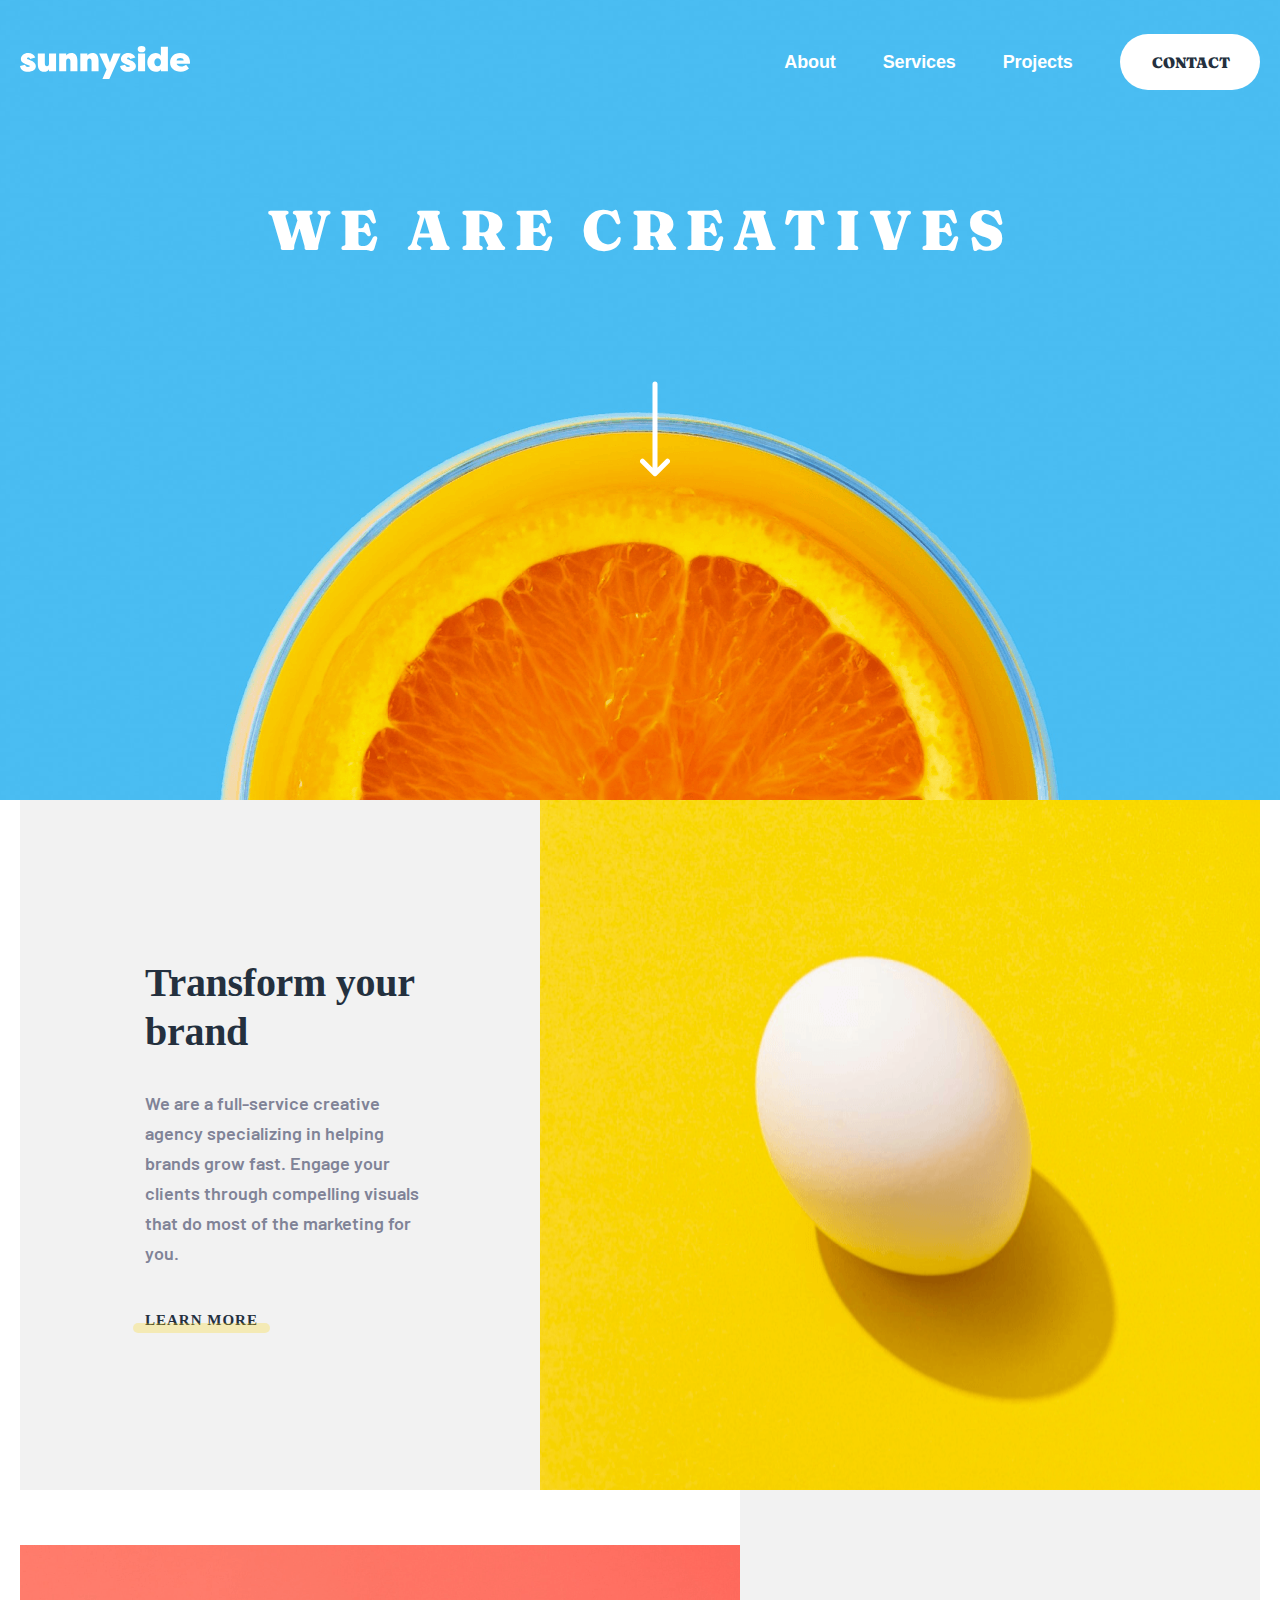
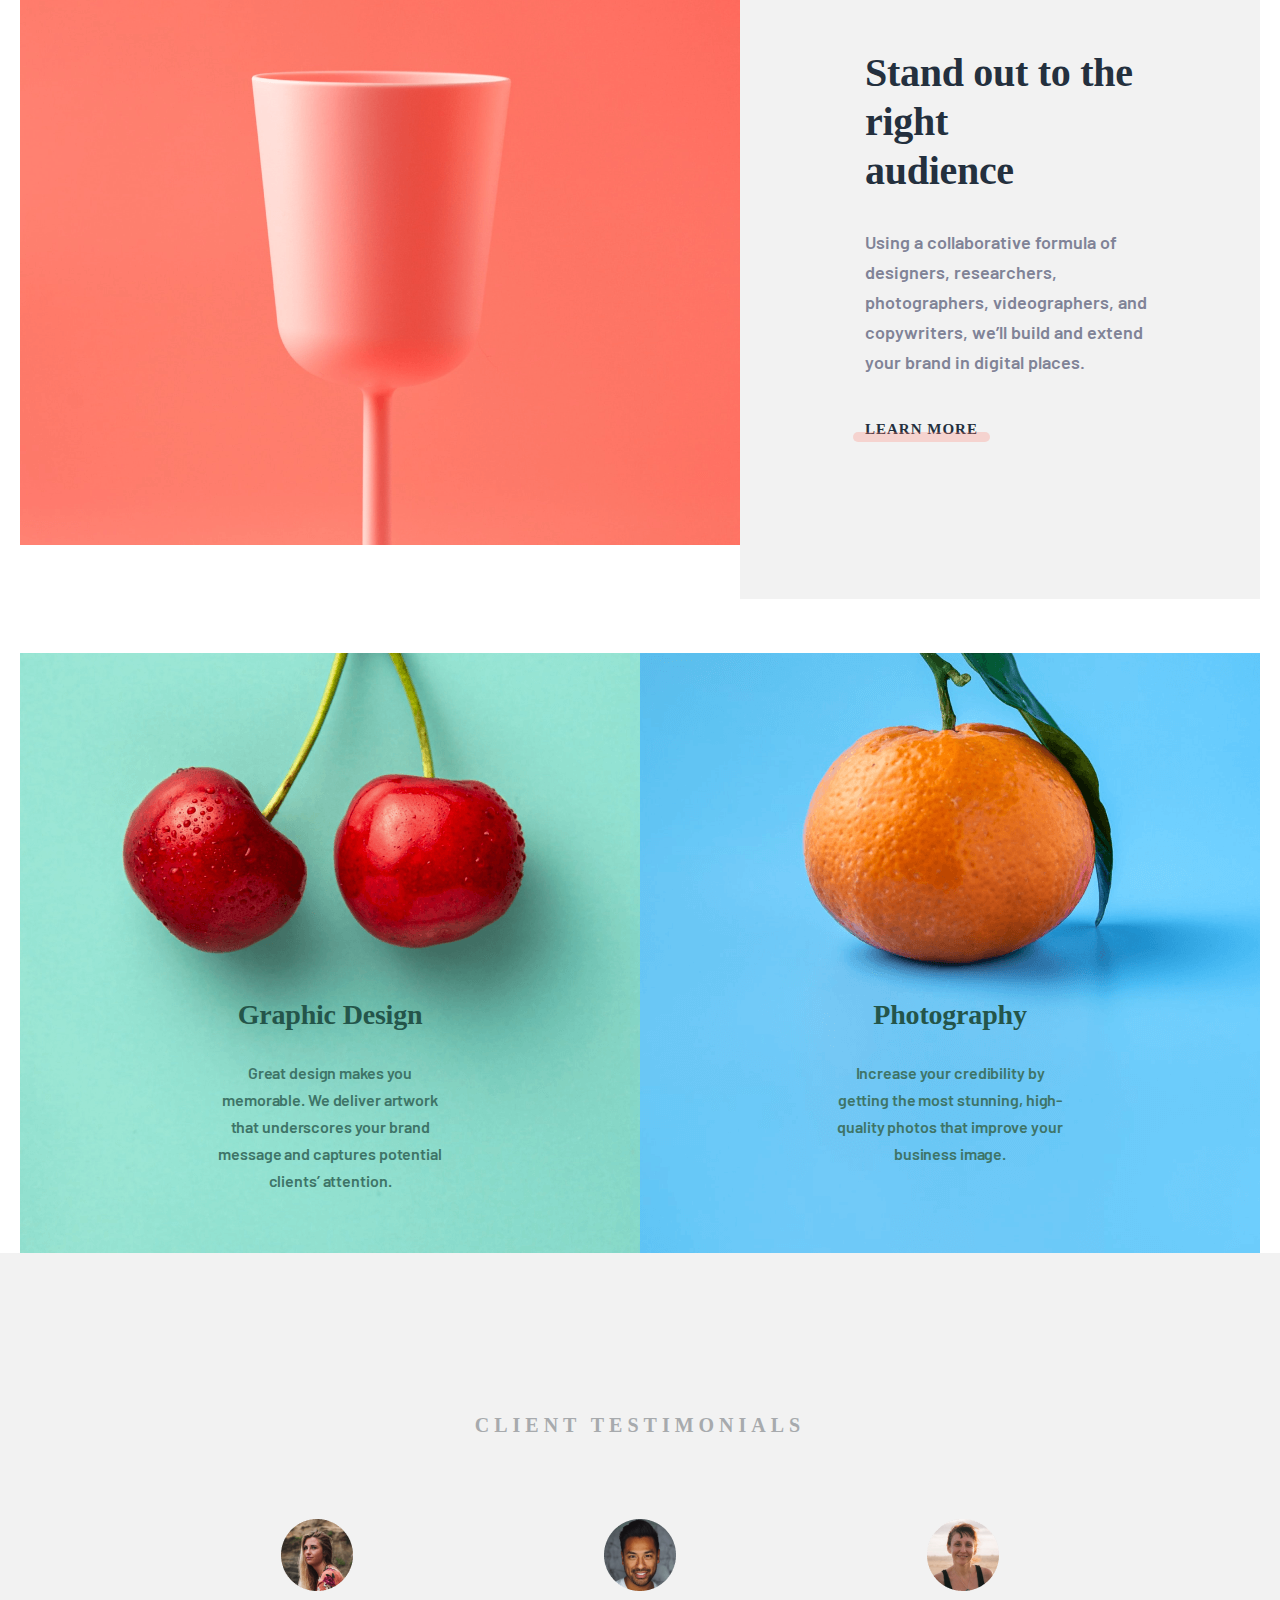
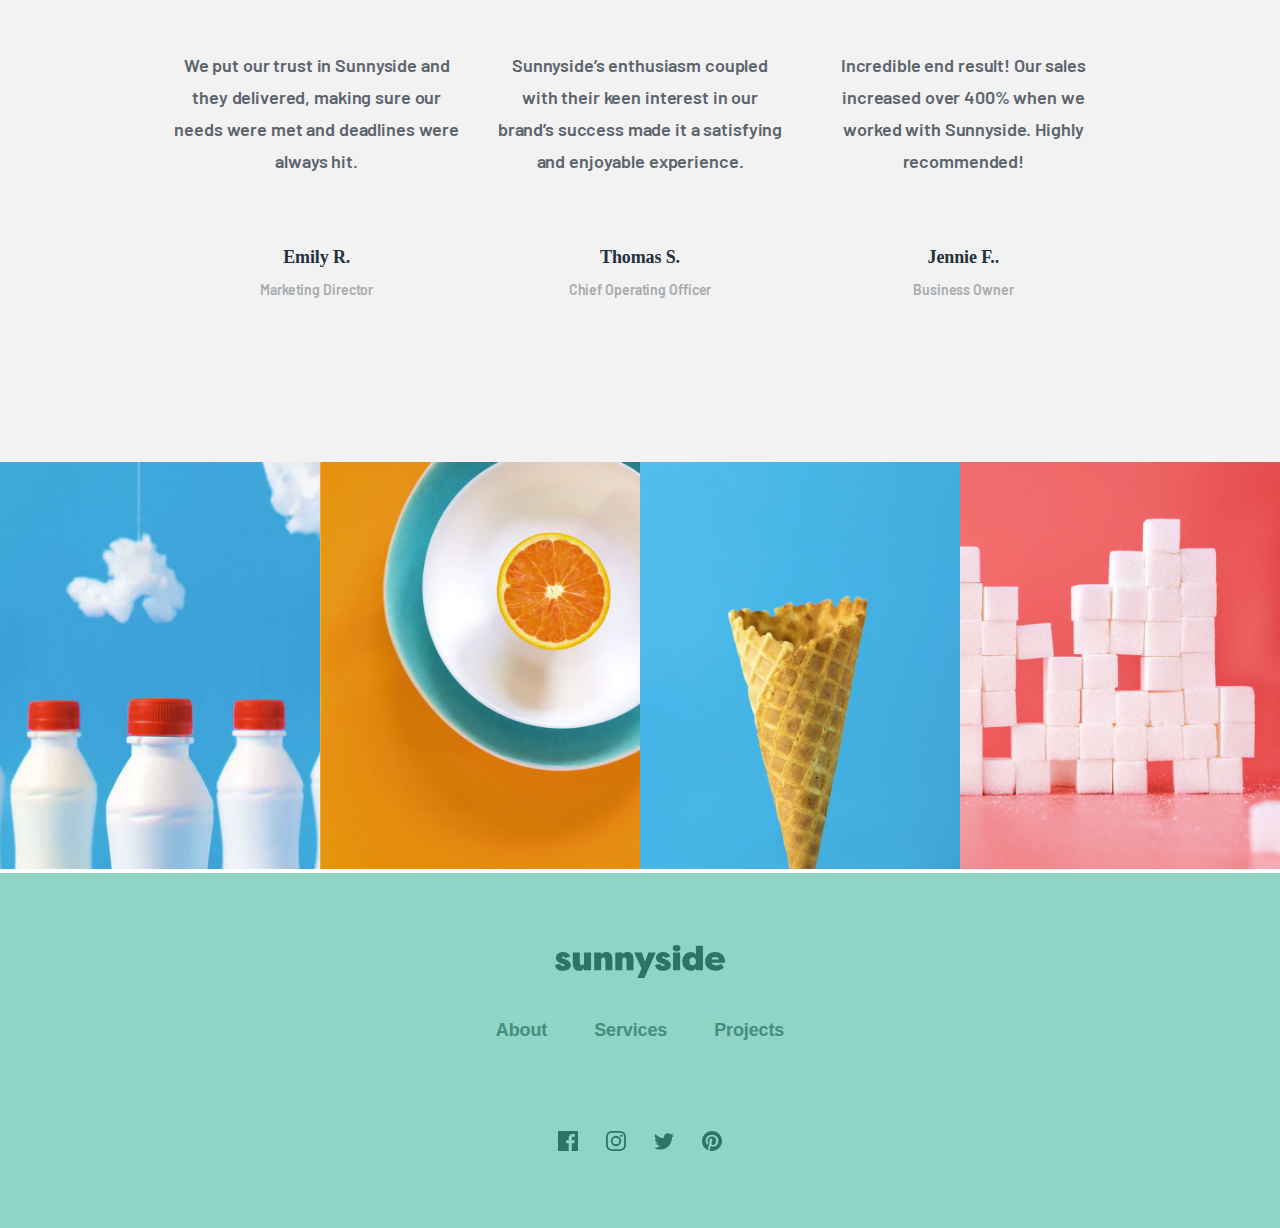
<file: index.html>
<!DOCTYPE html>
<html lang="en">
<head>
  <meta charset="UTF-8">
  <meta http-equiv="X-UA-Compatible" content="IE=edge">
  <meta name="viewport" content="width=device-width, initial-scale=1.0">
  <title>dars_1</title>
  <link rel="stylesheet" href="./css/main.css">
</head>
  <body>
    <div class="hero-fon">
      <header class="site-header">
        <a class="site-header__logo-link" href="#">
          <img class="site-header__logo" src="./img/site-logo.svg" alt="Site logo" width="170" height="33">
        </a>
        <nav class="site-nav">
          <ul class="site-nav__list">
            <li class="site-nav__item"><a href="#" class="site-nav__item-link">About</a></li>
            <li class="site-nav__item"><a href="#" class="site-nav__item-link">Services</a></li>
            <li class="site-nav__item"><a href="#" class="site-nav__item-link">Projects</a></li>
            <li class="site-nav__item"><a href="#" class="site-nav__item-link site-nav__item-link--contact">Contact</a></li>
          </ul>
        </nav>
        <button class="site-header__btn site-header__js-btn"><img src="./img/btn.svg" alt="" width="24" height="18"></button>
      </header>
  
      <main class="site-main">
        <h1 class="visually-hidden">Sunnyside</h1>
        <section class="hero">
          <h2 class="hero__heading">We are creatives</h2>
          <img class="hero__img" src="./img/strelka.svg" alt="" width="30" height="107">
        </section>
      </div>

      <section class="content-img">
        <div class="big-container">
          <ol class="content-img__list content-list">
            <li class="content-img__item">
                <div class="content-img__item-left">
                  <h2 class="content-img__title">Transform your<br> brand</h2>
                  <div class="content-img__text-box">
                    <p class="content__img-text">We are a full-service creative agency specializing in helping brands grow fast. Engage your clients through compelling visuals that do most of the marketing for you.</p>
                  </div>
                  <a class="content-img__link" href="#" >LEARN MORE</a>
                </div>
                <img class="content-img__img" src="./img/egg.png"
                width="720"
                height="600"
                alt="The background is yellow and there is an egg shade that stands for one egg" >
            </li>
            
            <li class="content-img__item">
              <div class="content-img__item-left">
                <h2 class="content-img__title">Stand out to the right<br> audience</h2>
                <div class="content-img__text-box">
                  <p class="content__img-text">Using a collaborative formula of designers, researchers, photographers, videographers, and copywriters, we’ll build and extend your brand in digital places.</p>
                </div>
                <a class="content-img__second-link" href="#" >LEARN MORE</a>
              </div>
              <img class="content-img__img" src="./img/fruct.png"
              width="720"
              height="600"
              alt="The background is yellow and there is an egg shade that stands for one egg" >
          </li>

          <li class="content-img__item">
            <div class="content-list__left">
              <strong class="content-list__str">Graphic Design</strong>
              <div class="content-list__text-box">
                <p class="content-list__text">Great design makes you memorable. We deliver artwork that underscores your brand message and captures potential clients’ attention.</p>
              </div>
            </div>
            <div class="content-list__right">
              <strong class="content-list__str">Photography</strong>
              <div class="content-list__text-box">
                <p class="content-list__text">Increase your credibility by getting the most stunning, high-quality photos that improve your business image.</p>
              </div>
            </div>
          </li>
          </ol>
        </div>
      </section>

      <section class="clients">
        <div class="big-container">
         <div class="clients-inner">
          <strong class="clients__str">CLIENT TESTIMONIALS</strong>
          <ol class="clients__list">

            <li class="clients__item">
              <img class="clients__img" src="./img/clients-1.png"
              width="72"
              height="72"
              alt="Emily R. Marketing Director">
              <div class="clients__text-box">
                <p class="clients__text">We put our trust in Sunnyside and they delivered, making sure our needs were met and deadlines were always hit.</p>
              </div>
              <strong class="clients__name">Emily R.</strong>
              <p class="clients__job">Marketing Director</p>
            </li>

            <li class="clients__item">
              <img class="clients__img" src="./img/clients-2.png"
              width="72"
              height="72"
              alt="Emily R. Marketing Director">
              <div class="clients__text-box">
                <p class="clients__text">Sunnyside’s enthusiasm coupled with their keen interest in our brand’s success made it a satisfying and enjoyable experience.</p>
              </div>
              <strong class="clients__name">Thomas S.</strong>
              <p class="clients__job">Chief Operating Officer</p>
            </li>

            <li class="clients__item">
              <img class="clients__img" src="./img/clients-3.png"
              width="72"
              height="72"
              alt="Emily R. Marketing Director">
              <div class="clients__text-box">
                <p class="clients__text">Incredible end result! Our sales increased over 400% when we worked with Sunnyside. Highly recommended!</p>
              </div>
              <strong class="clients__name">Jennie F..</strong>
              <p class="clients__job">Business Owner</p>
            </li>

          </ol>

         </div>

        </div>

      </section>

      <section class="images">
        <ul class="images__list">
          <li class="images__item">
            <img class="images__img" src="./img/img-1.png" alt="Milk image" width="320" height="407">
          </li>
          <li class="images__item">
            <img class="images__img" src="./img/img-2.png" alt="Apelsin image" width="320" height="407">
          </li>
          <li class="images__item">
            <img class="images__img" src="./img/img-3.png" alt="Ice-cream image" width="320" height="407">
          </li>
          <li class="images__item">
            <img class="images__img" src="./img/img-4.png" alt="Qand image" width="320" height="407">
          </li>
        </ul>
      </section>

    </main>

    <footer class="site-footer">
      <div class="site-footer__container container">
        <a class="site-footer__logo-link" href="#">
          <img class="site-footer__logo" src="./img/logo-2.svg" alt="Site logo" width="170" height="33">
        </a>
        <nav class="footer-nav">
          <ul class="footer-nav__list">
            <li class="footer-nav__item"><a href="#" class="footer-nav__item-link">About</a></li>
            <li class="footer-nav__item"><a href="#" class="footer-nav__item-link">Services</a></li>
            <li class="footer-nav__item"><a href="#" class="footer-nav__item-link">Projects</a></li>
          </ul>
        </nav>
        <ul class="site-footer__list">
          <li class="site-footer__item">
            <a href="#" class="site-footer__item-link">
              <svg width="20" height="20" viewBox="0 0 20 20" fill="currentColor" xmlns="http://www.w3.org/2000/svg"><path d="M18.896 0H1.104C.494 0 0 .494 0 1.104v17.793C0 19.506.494 20 1.104 20h9.58v-7.745H8.076V9.237h2.606V7.01c0-2.583 1.578-3.99 3.883-3.99 1.104 0 2.052.082 2.329.119v2.7h-1.598c-1.254 0-1.496.597-1.496 1.47v1.928h2.989l-.39 3.018h-2.6V20h5.098c.608 0 1.102-.494 1.102-1.104V1.104C20 .494 19.506 0 18.896 0Z" fill="currentColor"/></svg>
            </a>
          </li>
          <li class="site-footer__item">
            <a href="#" class="site-footer__item-link">
              <svg width="20" height="20" viewBox="0 0 20 20" fill="currentColor" xmlns="http://www.w3.org/2000/svg"><path fill-rule="evenodd" clip-rule="evenodd" d="M10 0C7.284 0 6.944.012 5.878.06 2.246.227.228 2.242.06 5.877.01 6.944 0 7.284 0 10s.012 3.057.06 4.123c.167 3.632 2.182 5.65 5.817 5.817 1.067.048 1.407.06 4.123.06s3.057-.012 4.123-.06c3.629-.167 5.652-2.182 5.816-5.817.05-1.066.061-1.407.061-4.123s-.012-3.056-.06-4.122C19.777 2.249 17.76.228 14.124.06 13.057.01 12.716 0 10 0Zm0 1.802c2.67 0 2.987.01 4.042.059 2.71.123 3.975 1.409 4.099 4.099.048 1.054.057 1.37.057 4.04 0 2.672-.01 2.988-.057 4.042-.124 2.687-1.387 3.975-4.1 4.099-1.054.048-1.37.058-4.041.058-2.67 0-2.987-.01-4.04-.058-2.717-.124-3.977-1.416-4.1-4.1-.048-1.054-.058-1.37-.058-4.041 0-2.67.01-2.986.058-4.04.124-2.69 1.387-3.977 4.1-4.1 1.054-.048 1.37-.058 4.04-.058ZM4.865 10a5.135 5.135 0 1 1 10.27 0 5.135 5.135 0 0 1-10.27 0ZM10 13.333a3.333 3.333 0 1 1 0-6.665 3.333 3.333 0 0 1 0 6.665Zm4.137-8.67a1.2 1.2 0 1 1 2.401 0 1.2 1.2 0 0 1-2.4 0Z" fill="currentColor"/></svg>
            </a>
          </li>
          <li class="site-footer__item">
            <a href="#" class="site-footer__item-link">
              <svg width="20" height="17" viewBox="0 0 20 17" fill="currentColor" xmlns="http://www.w3.org/2000/svg"><path d="M20 2.172a8.192 8.192 0 0 1-2.357.646 4.11 4.11 0 0 0 1.805-2.27 8.22 8.22 0 0 1-2.606.996A4.096 4.096 0 0 0 13.847.248c-2.65 0-4.596 2.472-3.998 5.038A11.649 11.649 0 0 1 1.392.999a4.109 4.109 0 0 0 1.27 5.478 4.086 4.086 0 0 1-1.858-.513c-.045 1.9 1.318 3.679 3.291 4.075a4.114 4.114 0 0 1-1.853.07 4.106 4.106 0 0 0 3.833 2.849A8.25 8.25 0 0 1 0 14.658a11.616 11.616 0 0 0 6.29 1.843c7.618 0 11.922-6.434 11.663-12.205A8.353 8.353 0 0 0 20 2.172Z" fill="currentColor"/></svg>
            </a>
          </li>
          <li class="site-footer__item">
            <a href="#" class="site-footer__item-link">
              <svg width="20" height="20" viewBox="0 0 20 20" fill="currentColor" xmlns="http://www.w3.org/2000/svg"><path d="M10 0C4.478 0 0 4.477 0 10c0 4.237 2.636 7.855 6.356 9.312-.088-.791-.167-2.005.035-2.868.181-.78 1.172-4.97 1.172-4.97s-.299-.6-.299-1.486c0-1.39.806-2.428 1.81-2.428.852 0 1.264.64 1.264 1.408 0 .858-.545 2.14-.828 3.33-.236.995.5 1.807 1.48 1.807 1.778 0 3.144-1.874 3.144-4.58 0-2.393-1.72-4.068-4.177-4.068-2.845 0-4.515 2.135-4.515 4.34 0 .859.331 1.781.745 2.281a.3.3 0 0 1 .069.288l-.278 1.133c-.044.183-.145.223-.335.134-1.249-.581-2.03-2.407-2.03-3.874 0-3.154 2.292-6.052 6.608-6.052 3.469 0 6.165 2.473 6.165 5.776 0 3.447-2.173 6.22-5.19 6.22-1.013 0-1.965-.525-2.291-1.148l-.623 2.378c-.226.869-.835 1.958-1.244 2.621.937.29 1.931.446 2.962.446 5.523 0 10-4.477 10-10S15.523 0 10 0Z" fill="currentColor"/></svg>
            </a>
          </li>
        </ul>
      </div>
    </footer>

    <script src="./js/main.js"></script>
  </body>
</html>
</file>
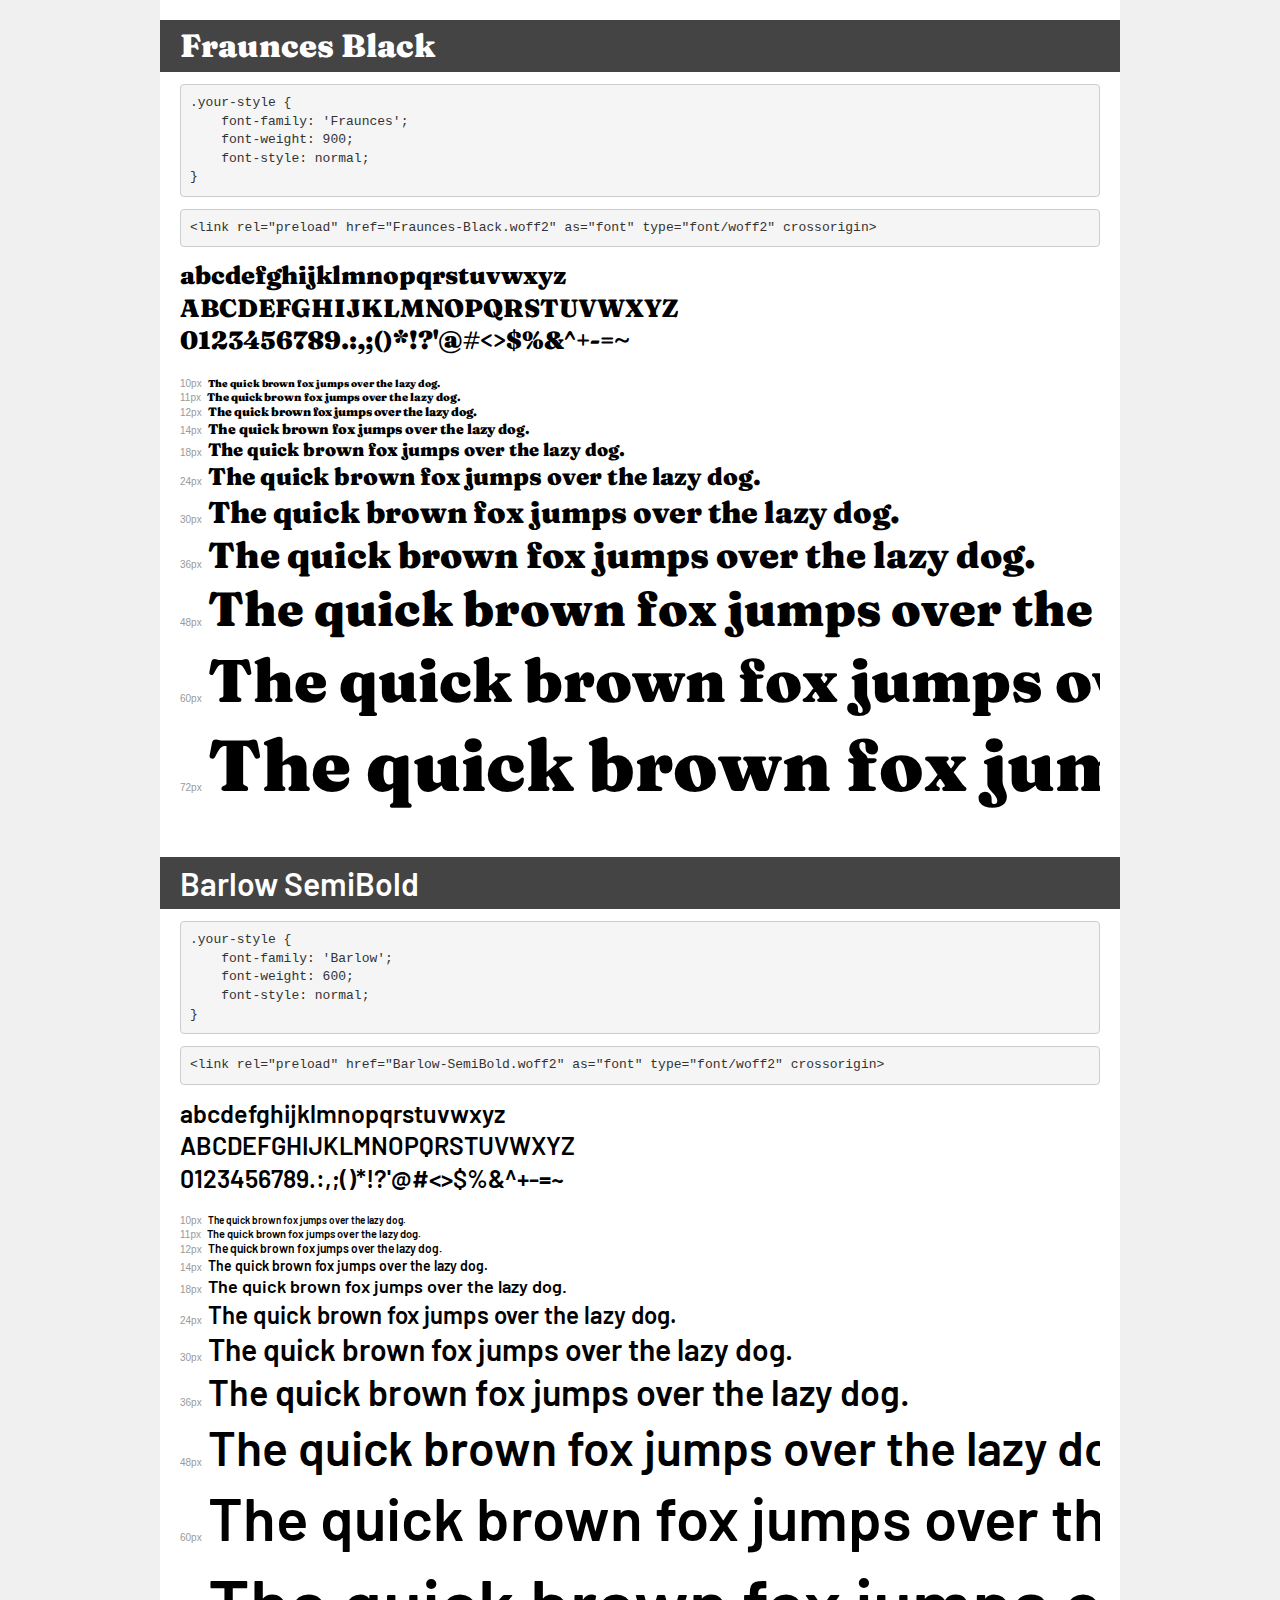
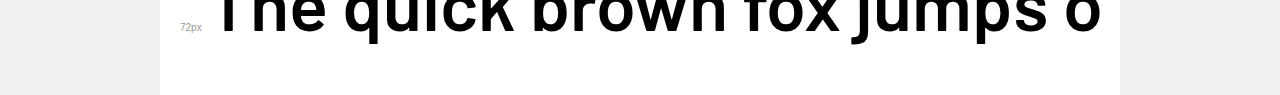
<file: font/demo.html>
<!DOCTYPE html>
<html lang="en">
<head>
    <meta charset="utf-8">
    <meta http-equiv="X-UA-Compatible" content="IE=edge">
    <meta name="viewport" content="width=device-width, initial-scale=1">
    <meta name="robots" content="noindex, noarchive">
    <meta name="format-detection" content="telephone=no">
    <title>Transfonter demo</title>
    <link href="stylesheet.css" rel="stylesheet">
    <style>
        /*
        http://meyerweb.com/eric/tools/css/reset/
        v2.0 | 20110126
        License: none (public domain)
        */
        html, body, div, span, applet, object, iframe,
        h1, h2, h3, h4, h5, h6, p, blockquote, pre,
        a, abbr, acronym, address, big, cite, code,
        del, dfn, em, img, ins, kbd, q, s, samp,
        small, strike, strong, sub, sup, tt, var,
        b, u, i, center,
        dl, dt, dd, ol, ul, li,
        fieldset, form, label, legend,
        table, caption, tbody, tfoot, thead, tr, th, td,
        article, aside, canvas, details, embed,
        figure, figcaption, footer, header, hgroup,
        menu, nav, output, ruby, section, summary,
        time, mark, audio, video {
            margin: 0;
            padding: 0;
            border: 0;
            font-size: 100%;
            font: inherit;
            vertical-align: baseline;
        }
        /* HTML5 display-role reset for older browsers */
        article, aside, details, figcaption, figure,
        footer, header, hgroup, menu, nav, section {
            display: block;
        }
        body {
            line-height: 1;
        }
        ol, ul {
            list-style: none;
        }
        blockquote, q {
            quotes: none;
        }
        blockquote:before, blockquote:after,
        q:before, q:after {
            content: '';
            content: none;
        }
        table {
            border-collapse: collapse;
            border-spacing: 0;
        }
        /* demo styles */
        body {
            background: #f0f0f0;
            color: #000;
        }
        .page {
            background: #fff;
            width: 920px;
            margin: 0 auto;
            padding: 20px 20px 0 20px;
            overflow: hidden;
        }
        .font-container {
            overflow-x: auto;
            overflow-y: hidden;
            margin-bottom: 40px;
            line-height: 1.3;
            white-space: nowrap;
            padding-bottom: 5px;
        }
        h1 {
            position: relative;
            background: #444;
            font-size: 32px;
            color: #fff;
            padding: 10px 20px;
            margin: 0 -20px 12px -20px;
        }
        .letters {
            font-size: 25px;
            margin-bottom: 20px;
        }
        .s10:before {
            content: '10px';
        }
        .s11:before {
            content: '11px';
        }
        .s12:before {
            content: '12px';
        }
        .s14:before {
            content: '14px';
        }
        .s18:before {
            content: '18px';
        }
        .s24:before {
            content: '24px';
        }
        .s30:before {
            content: '30px';
        }
        .s36:before {
            content: '36px';
        }
        .s48:before {
            content: '48px';
        }
        .s60:before {
            content: '60px';
        }
        .s72:before {
            content: '72px';
        }
        .s10:before, .s11:before, .s12:before, .s14:before,
        .s18:before, .s24:before, .s30:before, .s36:before,
        .s48:before, .s60:before, .s72:before {
            font-family: Arial, sans-serif;
            font-size: 10px;
            font-weight: normal;
            font-style: normal;
            color: #999;
            padding-right: 6px;
        }
        pre {
            display: block;
            padding: 9px;
            margin: 0 0 12px;
            font-family: Monaco, Menlo, Consolas, "Courier New", monospace;
            font-size: 13px;
            line-height: 1.428571429;
            color: #333;
            font-weight: normal;
            font-style: normal;
            background-color: #f5f5f5;
            border: 1px solid #ccc;
            overflow-x: auto;
            border-radius: 4px;
        }
        /* responsive */
        @media (max-width: 959px) {
            .page {
                width: auto;
                margin: 0;
            }
        }
    </style>
</head>
<body>
<div class="page">
    <div class="demo">
        <h1 style="font-family: 'Fraunces'; font-weight: 900; font-style: normal;">Fraunces Black</h1>
        <pre title="Usage">.your-style {
    font-family: 'Fraunces';
    font-weight: 900;
    font-style: normal;
}</pre>
        <pre title="Preload (optional)">
&lt;link rel=&quot;preload&quot; href=&quot;Fraunces-Black.woff2&quot; as=&quot;font&quot; type=&quot;font/woff2&quot; crossorigin&gt;</pre>
        <div class="font-container" style="font-family: 'Fraunces'; font-weight: 900; font-style: normal;">
            <p class="letters">
                abcdefghijklmnopqrstuvwxyz<br>
ABCDEFGHIJKLMNOPQRSTUVWXYZ<br>
                0123456789.:,;()*!?'@#&lt;&gt;$%&^+-=~
            </p>
            <p class="s10" style="font-size: 10px;">The quick brown fox jumps over the lazy dog.</p>
            <p class="s11" style="font-size: 11px;">The quick brown fox jumps over the lazy dog.</p>
            <p class="s12" style="font-size: 12px;">The quick brown fox jumps over the lazy dog.</p>
            <p class="s14" style="font-size: 14px;">The quick brown fox jumps over the lazy dog.</p>
            <p class="s18" style="font-size: 18px;">The quick brown fox jumps over the lazy dog.</p>
            <p class="s24" style="font-size: 24px;">The quick brown fox jumps over the lazy dog.</p>
            <p class="s30" style="font-size: 30px;">The quick brown fox jumps over the lazy dog.</p>
            <p class="s36" style="font-size: 36px;">The quick brown fox jumps over the lazy dog.</p>
            <p class="s48" style="font-size: 48px;">The quick brown fox jumps over the lazy dog.</p>
            <p class="s60" style="font-size: 60px;">The quick brown fox jumps over the lazy dog.</p>
            <p class="s72" style="font-size: 72px;">The quick brown fox jumps over the lazy dog.</p>
        </div>
    </div>

    <div class="demo">
        <h1 style="font-family: 'Barlow'; font-weight: 600; font-style: normal;">Barlow SemiBold</h1>
        <pre title="Usage">.your-style {
    font-family: 'Barlow';
    font-weight: 600;
    font-style: normal;
}</pre>
        <pre title="Preload (optional)">
&lt;link rel=&quot;preload&quot; href=&quot;Barlow-SemiBold.woff2&quot; as=&quot;font&quot; type=&quot;font/woff2&quot; crossorigin&gt;</pre>
        <div class="font-container" style="font-family: 'Barlow'; font-weight: 600; font-style: normal;">
            <p class="letters">
                abcdefghijklmnopqrstuvwxyz<br>
ABCDEFGHIJKLMNOPQRSTUVWXYZ<br>
                0123456789.:,;()*!?'@#&lt;&gt;$%&^+-=~
            </p>
            <p class="s10" style="font-size: 10px;">The quick brown fox jumps over the lazy dog.</p>
            <p class="s11" style="font-size: 11px;">The quick brown fox jumps over the lazy dog.</p>
            <p class="s12" style="font-size: 12px;">The quick brown fox jumps over the lazy dog.</p>
            <p class="s14" style="font-size: 14px;">The quick brown fox jumps over the lazy dog.</p>
            <p class="s18" style="font-size: 18px;">The quick brown fox jumps over the lazy dog.</p>
            <p class="s24" style="font-size: 24px;">The quick brown fox jumps over the lazy dog.</p>
            <p class="s30" style="font-size: 30px;">The quick brown fox jumps over the lazy dog.</p>
            <p class="s36" style="font-size: 36px;">The quick brown fox jumps over the lazy dog.</p>
            <p class="s48" style="font-size: 48px;">The quick brown fox jumps over the lazy dog.</p>
            <p class="s60" style="font-size: 60px;">The quick brown fox jumps over the lazy dog.</p>
            <p class="s72" style="font-size: 72px;">The quick brown fox jumps over the lazy dog.</p>
        </div>
    </div>

</div>
</body>
</html>
</file>
<file: font/stylesheet.css>
@font-face {
    font-family: 'Fraunces';
    src: url('Fraunces-Black.woff2') format('woff2'),
        url('Fraunces-Black.woff') format('woff');
    font-weight: 900;
    font-style: normal;
    font-display: swap;
}

@font-face {
    font-family: 'Barlow';
    src: url('Barlow-SemiBold.woff2') format('woff2'),
        url('Barlow-SemiBold.woff') format('woff');
    font-weight: 600;
    font-style: normal;
    font-display: swap;
}
</file>
<file: css/main.css>
/*! normalize.css v8.0.1 | MIT License | github.com/necolas/normalize.css */
/* Document
   ========================================================================== */
/**
 * 1. Correct the line height in all browsers.
 * 2. Prevent adjustments of font size after orientation changes in iOS.
 */
html {
  line-height: 1.15;
  /* 1 */
  -webkit-text-size-adjust: 100%;
  /* 2 */
}

/* Sections
 ========================================================================== */
/**
* Remove the margin in all browsers.
*/
body {
  margin: 0;
}

/**
* Render the `main` element consistently in IE.
*/
main {
  display: block;
}

/**
* Correct the font size and margin on `h1` elements within `section` and
* `article` contexts in Chrome, Firefox, and Safari.
*/
h1 {
  font-size: 2em;
  margin: 0.67em 0;
}

/* Grouping content
 ========================================================================== */
/**
* 1. Add the correct box sizing in Firefox.
* 2. Show the overflow in Edge and IE.
*/
hr {
  -webkit-box-sizing: content-box;
          box-sizing: content-box;
  /* 1 */
  height: 0;
  /* 1 */
  overflow: visible;
  /* 2 */
}

/**
* 1. Correct the inheritance and scaling of font size in all browsers.
* 2. Correct the odd `em` font sizing in all browsers.
*/
pre {
  font-family: monospace, monospace;
  /* 1 */
  font-size: 1em;
  /* 2 */
}

/* Text-level semantics
 ========================================================================== */
/**
* Remove the gray background on active links in IE 10.
*/
a {
  background-color: transparent;
}

/**
* 1. Remove the bottom border in Chrome 57-
* 2. Add the correct text decoration in Chrome, Edge, IE, Opera, and Safari.
*/
abbr[title] {
  border-bottom: none;
  /* 1 */
  text-decoration: underline;
  /* 2 */
  -webkit-text-decoration: underline dotted;
          text-decoration: underline dotted;
  /* 2 */
}

/**
* Add the correct font weight in Chrome, Edge, and Safari.
*/
b,
strong {
  font-weight: bolder;
}

/**
* 1. Correct the inheritance and scaling of font size in all browsers.
* 2. Correct the odd `em` font sizing in all browsers.
*/
code,
kbd,
samp {
  font-family: monospace, monospace;
  /* 1 */
  font-size: 1em;
  /* 2 */
}

/**
* Add the correct font size in all browsers.
*/
small {
  font-size: 80%;
}

/**
* Prevent `sub` and `sup` elements from affecting the line height in
* all browsers.
*/
sub,
sup {
  font-size: 75%;
  line-height: 0;
  position: relative;
  vertical-align: baseline;
}

sub {
  bottom: -0.25em;
}

sup {
  top: -0.5em;
}

/* Embedded content
 ========================================================================== */
/**
* Remove the border on images inside links in IE 10.
*/
img {
  border-style: none;
}

/* Forms
 ========================================================================== */
/**
* 1. Change the font styles in all browsers.
* 2. Remove the margin in Firefox and Safari.
*/
button,
input,
optgroup,
select,
textarea {
  font-family: inherit;
  /* 1 */
  font-size: 100%;
  /* 1 */
  line-height: 1.15;
  /* 1 */
  margin: 0;
  /* 2 */
}

/**
* Show the overflow in IE.
* 1. Show the overflow in Edge.
*/
button,
input {
  /* 1 */
  overflow: visible;
}

/**
* Remove the inheritance of text transform in Edge, Firefox, and IE.
* 1. Remove the inheritance of text transform in Firefox.
*/
button,
select {
  /* 1 */
  text-transform: none;
}

/**
* Correct the inability to style clickable types in iOS and Safari.
*/
button,
[type="button"],
[type="reset"],
[type="submit"] {
  -webkit-appearance: button;
}

/**
* Remove the inner border and padding in Firefox.
*/
button::-moz-focus-inner,
[type="button"]::-moz-focus-inner,
[type="reset"]::-moz-focus-inner,
[type="submit"]::-moz-focus-inner {
  border-style: none;
  padding: 0;
}

/**
* Restore the focus styles unset by the previous rule.
*/
button:-moz-focusring,
[type="button"]:-moz-focusring,
[type="reset"]:-moz-focusring,
[type="submit"]:-moz-focusring {
  outline: 1px dotted ButtonText;
}

/**
* Correct the padding in Firefox.
*/
fieldset {
  padding: 0.35em 0.75em 0.625em;
}

/**
* 1. Correct the text wrapping in Edge and IE.
* 2. Correct the color inheritance from `fieldset` elements in IE.
* 3. Remove the padding so developers are not caught out when they zero out
*    `fieldset` elements in all browsers.
*/
legend {
  -webkit-box-sizing: border-box;
          box-sizing: border-box;
  /* 1 */
  color: inherit;
  /* 2 */
  display: table;
  /* 1 */
  max-width: 100%;
  /* 1 */
  padding: 0;
  /* 3 */
  white-space: normal;
  /* 1 */
}

/**
* Add the correct vertical alignment in Chrome, Firefox, and Opera.
*/
progress {
  vertical-align: baseline;
}

/**
* Remove the default vertical scrollbar in IE 10+.
*/
textarea {
  overflow: auto;
}

/**
* 1. Add the correct box sizing in IE 10.
* 2. Remove the padding in IE 10.
*/
[type="checkbox"],
[type="radio"] {
  -webkit-box-sizing: border-box;
          box-sizing: border-box;
  /* 1 */
  padding: 0;
  /* 2 */
}

/**
* Correct the cursor style of increment and decrement buttons in Chrome.
*/
[type="number"]::-webkit-inner-spin-button,
[type="number"]::-webkit-outer-spin-button {
  height: auto;
}

/**
* 1. Correct the odd appearance in Chrome and Safari.
* 2. Correct the outline style in Safari.
*/
[type="search"] {
  -webkit-appearance: textfield;
  /* 1 */
  outline-offset: -2px;
  /* 2 */
}

/**
* Remove the inner padding in Chrome and Safari on macOS.
*/
[type="search"]::-webkit-search-decoration {
  -webkit-appearance: none;
}

/**
* 1. Correct the inability to style clickable types in iOS and Safari.
* 2. Change font properties to `inherit` in Safari.
*/
::-webkit-file-upload-button {
  -webkit-appearance: button;
  /* 1 */
  font: inherit;
  /* 2 */
}

/* Interactive
 ========================================================================== */
/*
* Add the correct display in Edge, IE 10+, and Firefox.
*/
details {
  display: block;
}

/*
* Add the correct display in all browsers.
*/
summary {
  display: list-item;
}

/* Misc
 ========================================================================== */
/**
* Add the correct display in IE 10+.
*/
template {
  display: none;
}

/**
* Add the correct display in IE 10.
*/
[hidden] {
  display: none;
}

/* FONTS */
@font-face {
  font-family: 'Fraunces';
  src: url("../font/Fraunces-Black.woff2") format("woff2"), url("../font/Fraunces-Black.woff") format("woff");
  font-weight: 900;
  font-style: normal;
  font-display: swap;
}

@font-face {
  font-family: 'Barlow';
  src: url("../font/Barlow-SemiBold.woff2") format("woff2"), url("../font/Barlow-SemiBold.woff") format("woff");
  font-weight: 600;
  font-style: normal;
  font-display: swap;
}

/* GENERAL */
html {
  -webkit-box-sizing: border-box;
          box-sizing: border-box;
  height: 100%;
  scroll-behavior: smooth;
}

*,
*::before,
*::after {
  -webkit-box-sizing: inherit;
          box-sizing: inherit;
}

body {
  display: -webkit-box;
  display: -ms-flexbox;
  display: flex;
  -webkit-box-orient: vertical;
  -webkit-box-direction: normal;
      -ms-flex-direction: column;
          flex-direction: column;
  height: 100%;
  padding: 0;
  margin: 0;
  overflow-x: hidden;
  font-family: "Arial", sans-serif;
  background-color: #fff;
}

img {
  max-width: 100%;
  height: auto;
}

/* VISUALLY-HIDDEN */
.visually-hidden {
  position: absolute;
  width: 1px;
  height: 1px;
  margin: -1px;
  border: 0;
  padding: 0;
  clip: rect(0 0 0 0);
  overflow: hidden;
}

_
.container {
  width: 100%;
  max-width: 1110px;
  padding-left: 20px;
  padding-right: 20px;
  margin-left: auto;
  margin-right: auto;
}

.hero-fon {
  padding-top: 34px;
  padding-bottom: 536px;
  background-color: #e0e0e0;
  background-image: url(../img/hero-fon.png);
  background-repeat: no-repeat;
  background-size: cover;
  background-position: center;
}

.site-header {
  position: relative;
  z-index: 1;
  width: 100%;
  max-width: 1352px;
  padding-left: 20px;
  padding-right: 20px;
  margin: 0 auto;
  margin-bottom: 105px;
  display: -webkit-box;
  display: -ms-flexbox;
  display: flex;
  -webkit-box-align: center;
      -ms-flex-align: center;
          align-items: center;
  -webkit-box-pack: justify;
      -ms-flex-pack: justify;
          justify-content: space-between;
}

.site-header__logo {
  width: 170px;
  height: 33px;
  display: block;
  -webkit-transition: opacity 0.3s ease;
  transition: opacity 0.3s ease;
}

.site-header__logo:hover {
  opacity: 0.5;
}

.site-header__btn {
  display: none;
  width: 28px;
  height: 22px;
  background-color: transparent;
  border: none;
}

@media only screen and (max-width: 520px) {
  .site-header {
    padding: 0 20px;
  }
  .site-header__logo {
    width: 124px;
    height: 24px;
  }
  .site-header__btn {
    display: block;
  }
}

.site-nav__list {
  margin: 0;
  padding: 0;
  list-style: none;
  display: -webkit-box;
  display: -ms-flexbox;
  display: flex;
  -webkit-box-align: center;
      -ms-flex-align: center;
          align-items: center;
}

.site-nav__item:not(:last-child) {
  margin-right: 47px;
}

.site-nav__item-link {
  font-weight: 600;
  font-size: 18px;
  line-height: 25px;
  letter-spacing: -0.128571px;
  color: #fff;
  text-decoration: none;
  -webkit-transition: color 0.3s ease;
  transition: color 0.3s ease;
}

.site-nav__item-link:hover {
  color: #458D7E;
}

.site-nav__item-link--contact {
  display: block;
  padding: 16px 30px 15px 32px;
  font-family: "Fraunces", serif;
  font-weight: 700;
  font-size: 15px;
  line-height: 25px;
  letter-spacing: -0.107143px;
  text-transform: uppercase;
  color: #24303E;
  background-color: #fff;
  border-radius: 28px;
  text-decoration: none;
  -webkit-transition: background-color 0.3s ease, color 0.3s ease;
  transition: background-color 0.3s ease, color 0.3s ease;
}

.site-nav__item-link--contact:hover {
  color: #fff;
  background-color: rgba(255, 255, 255, 0.244);
}

@media only screen and (max-width: 520px) {
  .site-nav {
    position: absolute;
    z-index: 10;
    top: 100%;
    right: 20px;
    display: none;
    width: 100%;
    max-width: 329px;
    margin-top: 53px;
    padding-top: 39px;
    padding-bottom: 39px;
    background-color: #FFFCF8;
  }
  .site-nav--open {
    display: block;
  }
  .site-nav__list {
    -webkit-box-orient: vertical;
    -webkit-box-direction: normal;
        -ms-flex-direction: column;
            flex-direction: column;
  }
  .site-nav__item:not(:last-child) {
    margin-right: 0;
    margin-bottom: 32px;
  }
  .site-nav__item-link {
    font-weight: 600;
    font-size: 20px;
    line-height: 25px;
    letter-spacing: -0.142857px;
    color: #808397;
  }
  .site-nav__item-link--contact {
    color: #24303E;
    background-color: #FBD600;
  }
  .site-nav__item-link--contact:hover {
    color: #FBD600;
    background-color: #24303E;
  }
}

.hero__heading {
  padding: 0;
  margin: 0;
  font-family: "Fraunces", serif;
  font-weight: 900;
  font-size: 56px;
  line-height: 69px;
  letter-spacing: 8.75px;
  text-transform: uppercase;
  text-align: center;
  color: #fff;
}

.hero__img {
  position: absolute;
  z-index: 1;
  top: 381px;
  left: 50%;
}

@media only screen and (max-width: 520px) {
  .hero__heading {
    font-size: 40px;
    line-height: 49px;
    letter-spacing: 6.25px;
  }
  .hero__img {
    position: absolute;
    z-index: 1;
    top: 375px;
    left: 50%;
  }
}

.site-footer {
  padding-top: 72px;
  padding-bottom: 72px;
  background-color: #90D4C6;
}

.site-footer__container {
  display: -webkit-box;
  display: -ms-flexbox;
  display: flex;
  -webkit-box-align: center;
      -ms-flex-align: center;
          align-items: center;
  -webkit-box-pack: justify;
      -ms-flex-pack: justify;
          justify-content: space-between;
  -webkit-box-orient: vertical;
  -webkit-box-direction: normal;
      -ms-flex-direction: column;
          flex-direction: column;
}

.site-footer__logo {
  display: block;
  margin-bottom: 40px;
  -webkit-transition: opacity 0.3s ease;
  transition: opacity 0.3s ease;
}

.site-footer__logo:hover {
  opacity: 0.5;
}

.footer-nav {
  margin-bottom: 88px;
}

.footer-nav__list {
  margin: 0;
  padding: 0;
  list-style: none;
  display: -webkit-box;
  display: -ms-flexbox;
  display: flex;
  -webkit-box-align: center;
      -ms-flex-align: center;
          align-items: center;
}

.footer-nav__item:not(:last-child) {
  margin-right: 47px;
}

.footer-nav__item-link {
  font-weight: 600;
  font-size: 18px;
  line-height: 25px;
  letter-spacing: -0.128571px;
  text-decoration: none;
  -webkit-transition: color 0.3s ease;
  transition: color 0.3s ease;
  color: #458D7E;
}

.footer-nav__item-link:hover {
  color: #fff;
}

.site-footer__list {
  margin: 0;
  padding: 0;
  list-style: none;
  display: -webkit-box;
  display: -ms-flexbox;
  display: flex;
  -webkit-box-align: center;
      -ms-flex-align: center;
          align-items: center;
}

.site-footer__item:not(:last-child) {
  margin-right: 28px;
}

.site-footer__item-link {
  color: #2C7566;
  -webkit-transition: color 0.3s ease;
  transition: color 0.3s ease;
}

.site-footer__item-link:hover {
  color: #fff;
}

.content-img__list {
  padding: 0;
  margin: 0;
}

.content-img__item {
  display: -webkit-box;
  display: -ms-flexbox;
  display: flex;
  -webkit-box-pack: justify;
      -ms-flex-pack: justify;
          justify-content: space-between;
}

.content-img__item:nth-child(2n + 2) {
  -webkit-box-align: center;
      -ms-flex-align: center;
          align-items: center;
  -webkit-box-orient: horizontal;
  -webkit-box-direction: reverse;
      -ms-flex-direction: row-reverse;
          flex-direction: row-reverse;
}

.content-img__item-left {
  width: 100%;
  max-width: 720px;
  display: inline-block;
  padding: 158px 110px 157px 125px;
  background-color: #F2F2F2;
}

.content-img__title {
  margin: 0 0 32px 0;
  font-family: 'Fraunces 9pt Soft';
  font-weight: 900;
  font-size: 40px;
  line-height: 49px;
  letter-spacing: -0.285714px;
  color: #24303E;
}

.content-img__text-box {
  width: 100%;
  max-width: 447px;
}

.content__img-text {
  margin: 0 0 40px 0;
  font-family: 'Barlow';
  font-weight: 600;
  font-size: 18px;
  line-height: 30px;
  color: #808397;
}

.content-img__link {
  position: relative;
  display: inline-block;
  font-family: 'Fraunces 9pt Soft';
  font-weight: 900;
  font-size: 15px;
  line-height: 25px;
  letter-spacing: 1px;
  text-transform: uppercase;
  color: #24303E;
  text-decoration: none;
}

.content-img__link::before {
  top: 15px;
  left: -12px;
  position: absolute;
  display: block;
  width: 137px;
  height: 10px;
  background-color: #FAD400;
  mix-blend-mode: normal;
  opacity: 0.25;
  border-radius: 28px;
  content: " ";
}

.content-img__link:active::before {
  top: 15px;
  left: -12px;
  position: absolute;
  display: block;
  width: 137px;
  height: 10px;
  opacity: 0;
  background: #FAD400;
  mix-blend-mode: normal;
  opacity: 0.5;
  border-radius: 28px;
  content: " ";
}

.content-img__second-link {
  position: relative;
  display: inline-block;
  font-family: 'Fraunces 9pt Soft';
  font-weight: 900;
  font-size: 15px;
  line-height: 25px;
  letter-spacing: 1px;
  text-transform: uppercase;
  color: #24303E;
  text-decoration: none;
}

.content-img__second-link::before {
  top: 15px;
  left: -12px;
  position: absolute;
  display: block;
  width: 137px;
  height: 10px;
  background: #FE7766;
  mix-blend-mode: normal;
  opacity: 0.25;
  border-radius: 28px;
  content: " ";
}

.content-img__second-link:active::before {
  top: 15px;
  left: -12px;
  position: absolute;
  display: block;
  width: 137px;
  height: 10px;
  background: #FE7766;
  mix-blend-mode: normal;
  opacity: 0.5;
  border-radius: 28px;
  content: " ";
}

.content-list__left {
  display: inline-block;
  width: 100%;
  max-width: 720px;
  padding: 398px 190px 59px 190px;
  background-image: url(../img/cherry.png);
  background-repeat: no-repeat;
  background-size: 720px 600px;
  background-position: top 100% center;
}

.content-list__right {
  display: inline-block;
  width: 100%;
  max-width: 720px;
  padding: 398px 190px 59px 190px;
  background-image: url(../img/origin.png);
  background-repeat: no-repeat;
  background-size: 720px 600px;
  background-position: top 100% center;
}

.content-list__str {
  display: block;
  margin-bottom: 27px;
  text-align: center;
  font-family: 'Fraunces 9pt Soft';
  font-weight: 900;
  font-size: 28px;
  line-height: 35px;
  letter-spacing: -0.2px;
  color: #24554A;
}

.content-list__text-box {
  width: 100%;
  max-width: 339px;
}

.content-list__text {
  margin: 0;
  font-family: 'Barlow';
  font-weight: 600;
  font-size: 16px;
  line-height: 27px;
  text-align: center;
  letter-spacing: -0.114286px;
  color: #3E7467;
}

.content-list__text .content-img__img {
  width: 100%;
  max-width: 720px;
  max-height: 600px;
}

@media only screen and (max-width: 520px) {
  .content-img__item {
    -webkit-box-orient: vertical;
    -webkit-box-direction: reverse;
        -ms-flex-direction: column-reverse;
            flex-direction: column-reverse;
  }
  .content-img__item:nth-child(2) {
    -webkit-box-orient: vertical;
    -webkit-box-direction: reverse;
        -ms-flex-direction: column-reverse;
            flex-direction: column-reverse;
  }
  .content-img__item-left {
    padding: 64px 24px 24px 24px;
    text-align: center;
  }
  .content-list__right {
    padding: 398px 24px 59px 24px;
    text-align: center;
  }
  .content-list__text-box {
    display: block;
    max-width: 327px;
    margin: 0 auto;
  }
  .content-list__left {
    padding: 398px 24px 59px 24px;
    text-align: center;
  }
}

@media only screen and (max-width: 448px) {
  .content-img__title {
    font-size: 30px;
    line-height: 30px;
    padding: 64px 12px 24px 12px;
  }
}

@media only screen and (max-width: 378px) {
  .content-img__title {
    font-size: 25px;
    line-height: 39px;
  }
}

@media only screen and (max-width: 378px) {
  .content-img__item-left {
    padding: 64px 18px 24px 18px;
  }
}

@media only screen and (max-width: 378px) {
  .content-img__item-left {
    padding: 64px 18px 24px 18px;
  }
}

.big-container {
  width: 100%;
  max-width: 1480px;
  padding-left: 20px;
  padding-right: 20px;
  margin-left: auto;
  margin-right: auto;
}

.clients {
  background-color: #F2F2F2;
}

.clients-inner {
  padding: 160px 150px 160px 150px;
}

.clients__str {
  display: block;
  margin-bottom: 81px;
  font-family: 'Fraunces 9pt Soft';
  font-weight: 900;
  font-size: 20px;
  line-height: 25px;
  text-align: center;
  letter-spacing: 5px;
  color: #A7AAAD;
}

.clients__list {
  display: -webkit-box;
  display: -ms-flexbox;
  display: flex;
  padding: 0;
  margin: 0;
  list-style: none;
}

.clients__item {
  padding: 0;
  margin: 0;
  margin-right: 30px;
}

.clients__item:nth-child(3) {
  margin-right: 0;
}

.clients__img {
  display: block;
  margin: 0 auto;
  margin-bottom: 58px;
}

.clients__text-box {
  width: 100%;
  max-width: 350px;
}

.clients__text {
  margin: 0 0 69px 0;
  font-family: 'Barlow';
  font-weight: 600;
  font-size: 18px;
  line-height: 32px;
  text-align: center;
  letter-spacing: -0.128571px;
  color: #5B636D;
}

.clients__name {
  display: block;
  margin: 0 0 9px 0;
  font-family: 'Fraunces 9pt Soft';
  font-weight: 900;
  font-size: 18px;
  line-height: 22px;
  text-align: center;
  letter-spacing: -0.128571px;
  color: #24303E;
}

.clients__job {
  margin: 0;
  font-family: 'Barlow';
  font-weight: 600;
  font-size: 14px;
  line-height: 25px;
  text-align: center;
  letter-spacing: -0.1px;
  color: #A7AAAD;
}

@media only screen and (max-width: 520px) {
  .clients-inner {
    padding: 64px 0px 86px 0px;
    text-align: center;
  }
  .clients__list {
    -webkit-box-orient: vertical;
    -webkit-box-direction: normal;
        -ms-flex-direction: column;
            flex-direction: column;
  }
  .clients__text-box {
    display: block;
    width: 100%;
    max-width: 327px;
    margin: 0 auto;
  }
}

.images {
  width: 100%;
  max-width: 1440px;
  margin: 0 auto;
}

.images__list {
  padding: 0;
  margin: 0;
  list-style-type: none;
  display: -webkit-box;
  display: -ms-flexbox;
  display: flex;
  -ms-flex-wrap: wrap;
      flex-wrap: wrap;
  -webkit-box-align: center;
      -ms-flex-align: center;
          align-items: center;
  -webkit-box-pack: center;
      -ms-flex-pack: center;
          justify-content: center;
}

.images__img {
  width: 320px;
  height: 407px;
}

@media only screen and (max-width: 720) {
  .images__img {
    width: 320px;
    height: 420px;
  }
}

@media only screen and (max-width: 639px) {
  .images__img {
    width: 280px;
    height: 380px;
  }
}

@media only screen and (max-width: 559px) {
  .images__img {
    width: 260px;
    height: 360px;
  }
}

@media only screen and (max-width: 520px) {
  .images__img {
    width: 250px;
    height: 350px;
  }
}

@media only screen and (max-width: 499px) {
  .images__img {
    width: 200px;
    height: 300px;
  }
}

@media only screen and (max-width: 399px) {
  .images__img {
    width: 150px;
    height: 250px;
  }
}
/*# sourceMappingURL=main.css.map */
</file>
